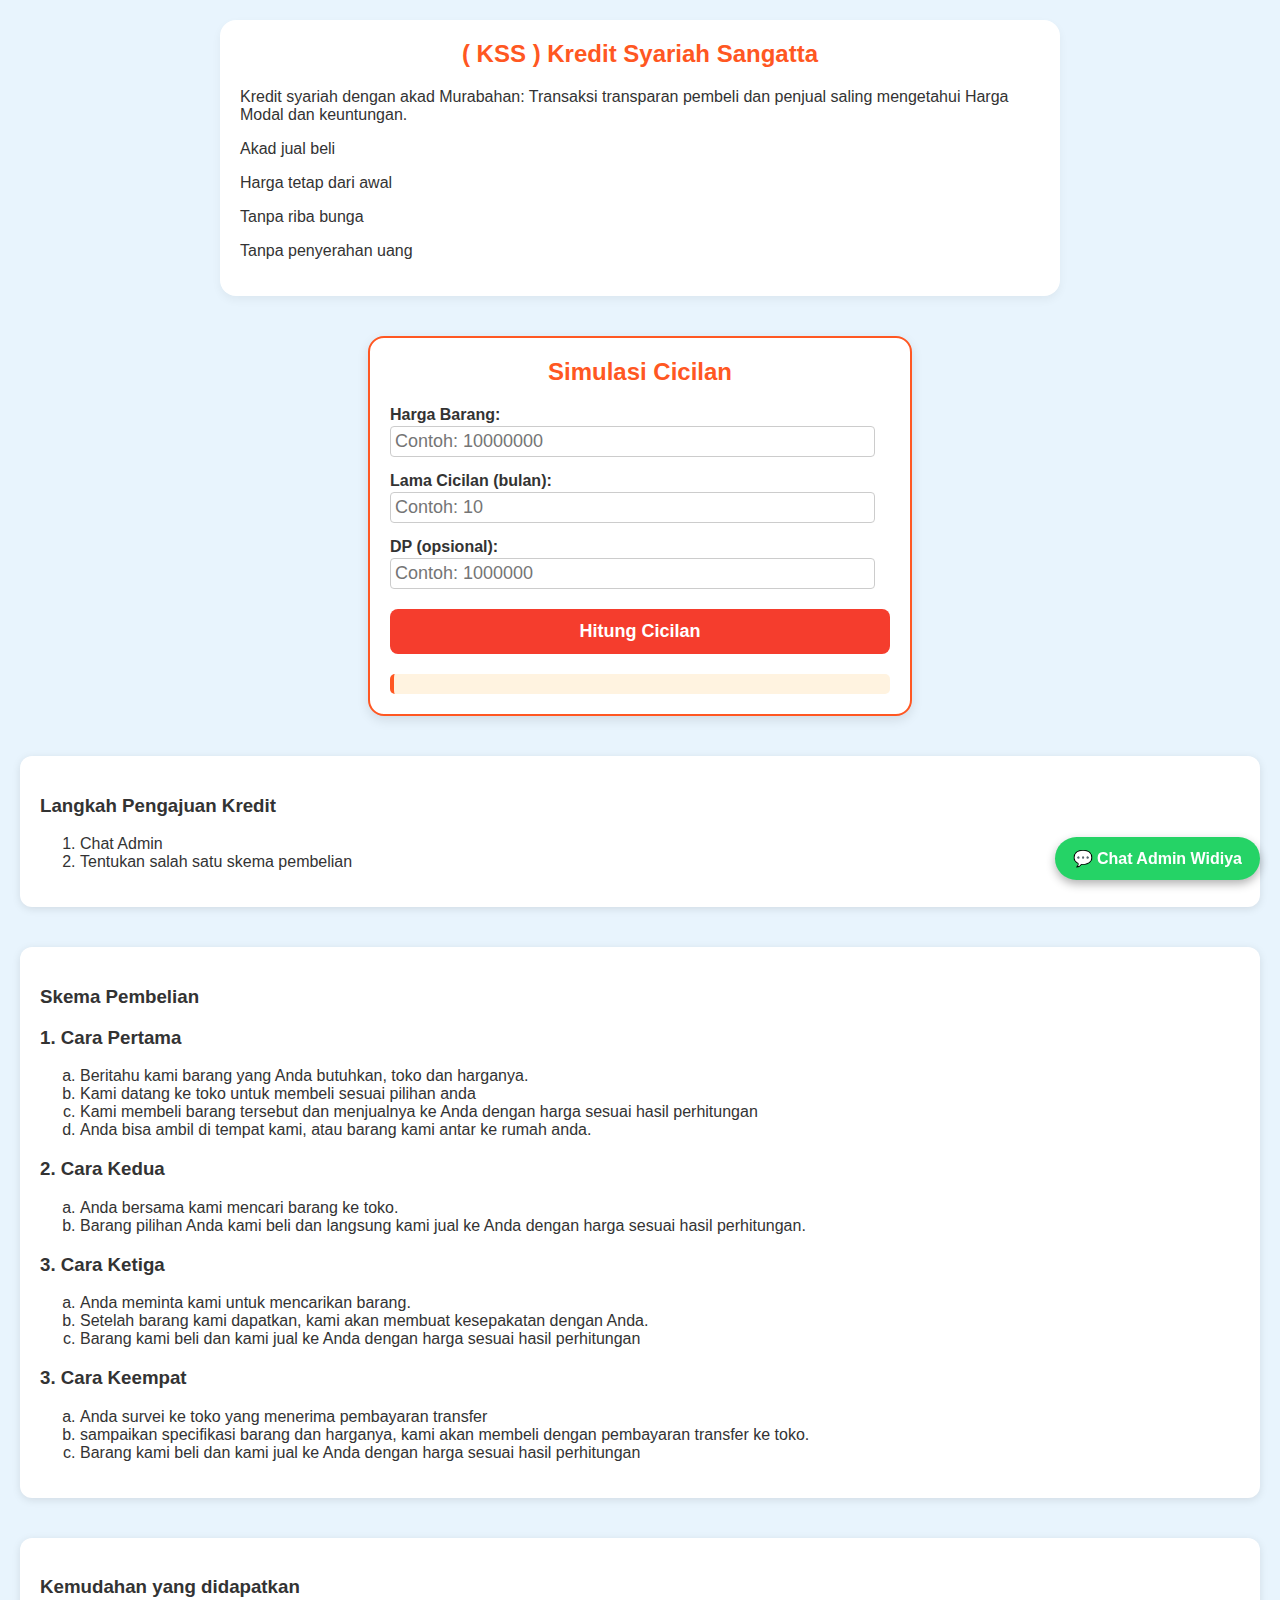
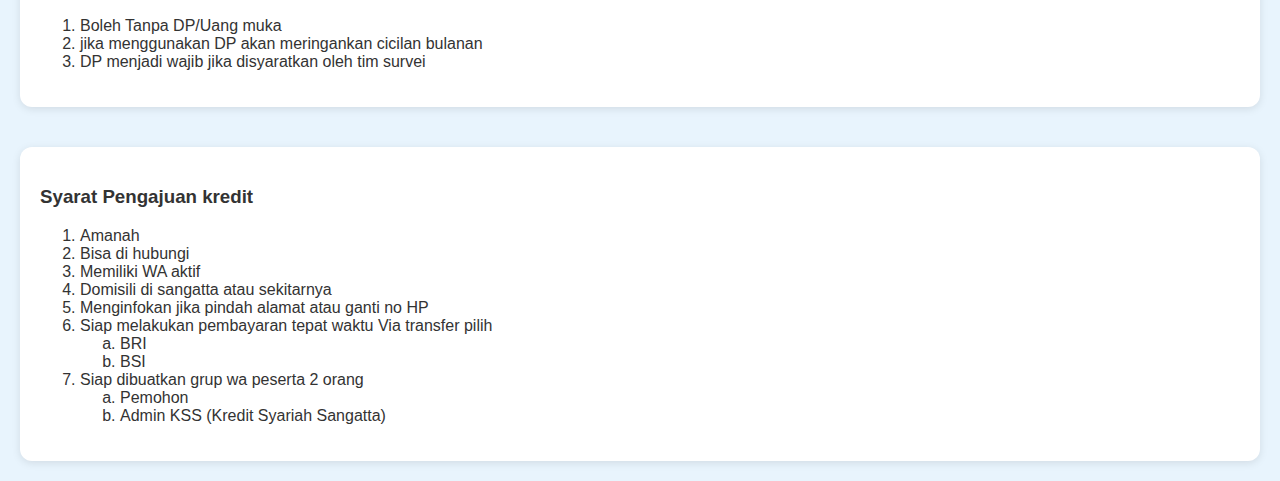
<file: index.html>
<!DOCTYPE html>
<html lang="id">
<head>
  <meta charset="UTF-8" />
  <meta name="viewport" content="width=device-width, initial-scale=1.0" />
  <meta http-equiv="X-UA-Compatible" content="IE=edge" />
  <meta name="description" content="Kredit Syariah di Sangatta dengan prinsip transparansi dan tanpa riba" />
  <title>Kredit Syariah</title>
  <style>
    body {
      font-family: Arial, sans-serif;
      background: #e8f4fd;
      margin: 0;
      padding: 20px;
      color: #333;
    }

    h2 {
      text-align: center;
      margin-top: 0;
      font-size: 24px;
      color: #ff5722;
    }

    .form-container {
      max-width: 100%;
      height: 95vh;
      margin-bottom: 40px;
    }

    .container {
      max-width: 500px;
      margin: 0 auto 40px auto;
      background-color: #fff;
      padding: 20px;
      border: 2px solid #ff5722;
      border-radius: 16px;
      box-shadow: 0 4px 12px rgba(0,0,0,0.1);
    }

    label {
      display: block;
      margin-top: 15px;
      font-weight: bold;
    }

    input {
      font-size: 18px;
      width: 95%;
      padding: 4px;
      margin-top: 2px;
      border: 1px solid #ccc;
      border-radius: 4px;
    }

    button {
      margin-top: 20px;
      width: 100%;
      padding: 12px;
      background-color: #f53d2d;
      color: white;
      border: none;
      border-radius: 8px;
      font-size: 18px;
      font-weight: bold;
      cursor: pointer;
    }

    button:hover {
      background-color: #c73124;
    }

    #hasilCicilan {
      margin-top: 20px;
      padding: 10px;
      background-color: #fff3e0;
      border-left: 4px solid #ff5722;
      border-radius: 5px;
      font-size: 18px;
    }

    #wa-button {
      position: fixed;
      bottom: 20px;
      right: 20px;
      background-color: #25D366;
      color: white;
      padding: 12px 18px;
      border-radius: 50px;
      text-decoration: none;
      font-weight: bold;
      font-size: 16px;
      box-shadow: 0 4px 10px rgba(0,0,0,0.3);
      z-index: 9999;
    }

    #wa-button:hover {
      background-color: #1eb154;
    }

    .info-box {
      max-width: 800px;
      margin: 0 auto 40px auto;
      background: white;
      padding: 20px;
      border-radius: 16px;
      box-shadow: 0 4px 10px rgba(0,0,0,0.05);
    }

    .steps {
      background: #fff;
      padding: 20px;
      margin-top: 40px;
      border-radius: 12px;
      box-shadow: 0 2px 8px rgba(0,0,0,0.1);
    }
  </style>
</head>
<body>

  <a 
    id="wa-button"
    href="https://wa.me/6282352680715?text=Assalamualaikum%0ASaya%0ANama%20%3A%20%0Abisakah%20saya%20mendapatkan%20info%20selengkapnya%20tentang%20kredit..%0AAjkro" 
    target="_blank">
    💬 Chat Admin Widiya
  </a>

  <div class="info-box">
    <h2>( KSS ) Kredit Syariah Sangatta</h2>
    <p>Kredit syariah dengan akad Murabahan: Transaksi transparan pembeli dan penjual saling mengetahui Harga Modal dan keuntungan.</p>
    <p>Akad jual beli</p>
    <p>Harga tetap dari awal</p>
    <p>Tanpa riba bunga</p>
    <p>Tanpa penyerahan uang</p>
  </div>

  <div class="container">
    <h2>Simulasi Cicilan</h2>

    <label for="hargaBarang">Harga Barang:</label>
    <input type="number" id="hargaBarang" placeholder="Contoh: 10000000">

    <label for="lamaCicilan">Lama Cicilan (bulan):</label>
    <input type="number" id="lamaCicilan" placeholder="Contoh: 10">

    <label for="dp">DP (opsional):</label>
    <input type="number" id="dp" placeholder="Contoh: 1000000">

    <button onclick="hitungCicilan()">Hitung Cicilan</button>

    <div id="hasilCicilan"></div>
  </div>


<div style="background: #fff; padding: 20px; margin-top: 40px; border-radius: 12px; box-shadow: 0 2px 8px rgba(0,0,0,0.1);">
  <h3>Langkah Pengajuan Kredit</h3>
  <ol>
    <li>Chat Admin</li>
    <li>Tentukan salah satu skema pembelian</li>
  </ol>
</div>


<div style="background: #fff; padding: 20px; margin-top: 40px; border-radius: 12px; box-shadow: 0 2px 8px rgba(0,0,0,0.1);">
  <h3>Skema Pembelian</h3>

    <h3>1. Cara Pertama</h3>
    <ol type="a">
      <li>Beritahu kami barang yang Anda butuhkan, toko dan harganya.</li>
      <li>Kami datang ke toko untuk membeli sesuai pilihan anda</li>
      <li>Kami membeli barang tersebut dan menjualnya ke Anda dengan harga sesuai hasil perhitungan</li>
      <li>Anda bisa ambil di tempat kami, atau barang kami antar ke rumah anda.</li>
    </ol>

    <h3>2. Cara Kedua</h3>
    <ol type="a">
      <li>Anda bersama kami mencari barang ke toko.</li>
      <li>Barang pilihan Anda kami beli dan langsung kami jual ke Anda dengan harga sesuai hasil perhitungan.</li>
    </ol>

    <h3>3. Cara Ketiga</h3>
    <ol type="a">
      <li>Anda meminta kami untuk mencarikan barang.</li>
      <li>Setelah barang kami dapatkan, kami akan membuat kesepakatan dengan Anda.</li>
      <li>Barang kami beli dan kami jual ke Anda dengan harga sesuai hasil perhitungan</li>
    </ol>
    <h3>3. Cara Keempat</h3>
    <ol type="a">
      <li>Anda survei ke toko yang menerima pembayaran transfer</li>
      <li>sampaikan specifikasi barang dan harganya, kami akan membeli dengan pembayaran transfer ke toko.</li>
      <li>Barang kami beli dan kami jual ke Anda dengan harga sesuai hasil perhitungan</li>
    </ol>
  
  </div>

  <div class="steps">
    <h3>Kemudahan yang didapatkan</h3>
    <ol>
      <li>Boleh Tanpa DP/Uang muka</li>
      <li>jika menggunakan DP akan meringankan cicilan bulanan</li>
      <li>DP menjadi wajib jika disyaratkan oleh tim survei</li>
    </ol>
 </div>
 <div class="steps">
    <h3>Syarat Pengajuan kredit</h3>
    <ol>
      <li>Amanah</li>
      <li>Bisa di hubungi</li>
      <li>Memiliki WA aktif</li>
      <li>Domisili di sangatta atau sekitarnya</li>
      <li>Menginfokan jika pindah alamat atau ganti no HP</li>
      <li>Siap melakukan pembayaran tepat waktu Via transfer pilih</li>
      <ol type="a">
        <li>BRI</li>
        <li>BSI</li>
      </ol>
      <li>Siap dibuatkan grup wa peserta 2 orang</li>
      <ol type="a">
        <li>Pemohon</li>
        <li>Admin KSS (Kredit Syariah Sangatta)</li>
      </ol>
    </ol>
  </div>

  <script>
    function pembulatanRibuan(nilai) {
      return Math.floor(nilai / 1000) * 1000;
    }

    function hitungCicilan() {
      const harga = parseFloat(document.getElementById('hargaBarang').value);
      const lama = parseInt(document.getElementById('lamaCicilan').value);
      const dp = parseFloat(document.getElementById('dp').value) || 0;
      const hasil = document.getElementById('hasilCicilan');

      if (isNaN(harga) || isNaN(lama)) {
        hasil.innerHTML = "Harap isi Harga dan Lama Cicilan.";
        return;
      }

      if (lama > 12) {
        hasil.innerHTML = "<b>Maaf, maksimal cicilan 12 bulan.</b>";
        return;
      }

      let faktor = (lama <= 5) ? 1.10 : 1 + (lama * 0.02);
      const hargaSetelahDP = harga - dp;
      const hargaJualSementara = hargaSetelahDP * faktor;
      const cicilanAwal = hargaJualSementara / lama;
      const cicilanFinal = pembulatanRibuan(cicilanAwal);
      const hargaJualFinal = cicilanFinal * lama;

      const tanggalSekarang = new Date();
      tanggalSekarang.setMonth(tanggalSekarang.getMonth() + lama);
      const opsiTanggal = { month: 'long', year: 'numeric' };
      const batasAkhir = tanggalSekarang.toLocaleDateString('id-ID', opsiTanggal);

      hasil.innerHTML = `
        <p><b>Harga Jual:</b> Rp ${hargaJualFinal.toLocaleString('id-ID')}</p>
        <p><b>Cicilan Bulanan:</b> Rp ${cicilanFinal.toLocaleString('id-ID')}</p>
        <p><b>Batas Akhir Cicilan:</b> ${batasAkhir}</p>
      `;
    }

 
  </script>
</body>
</html>
</file>
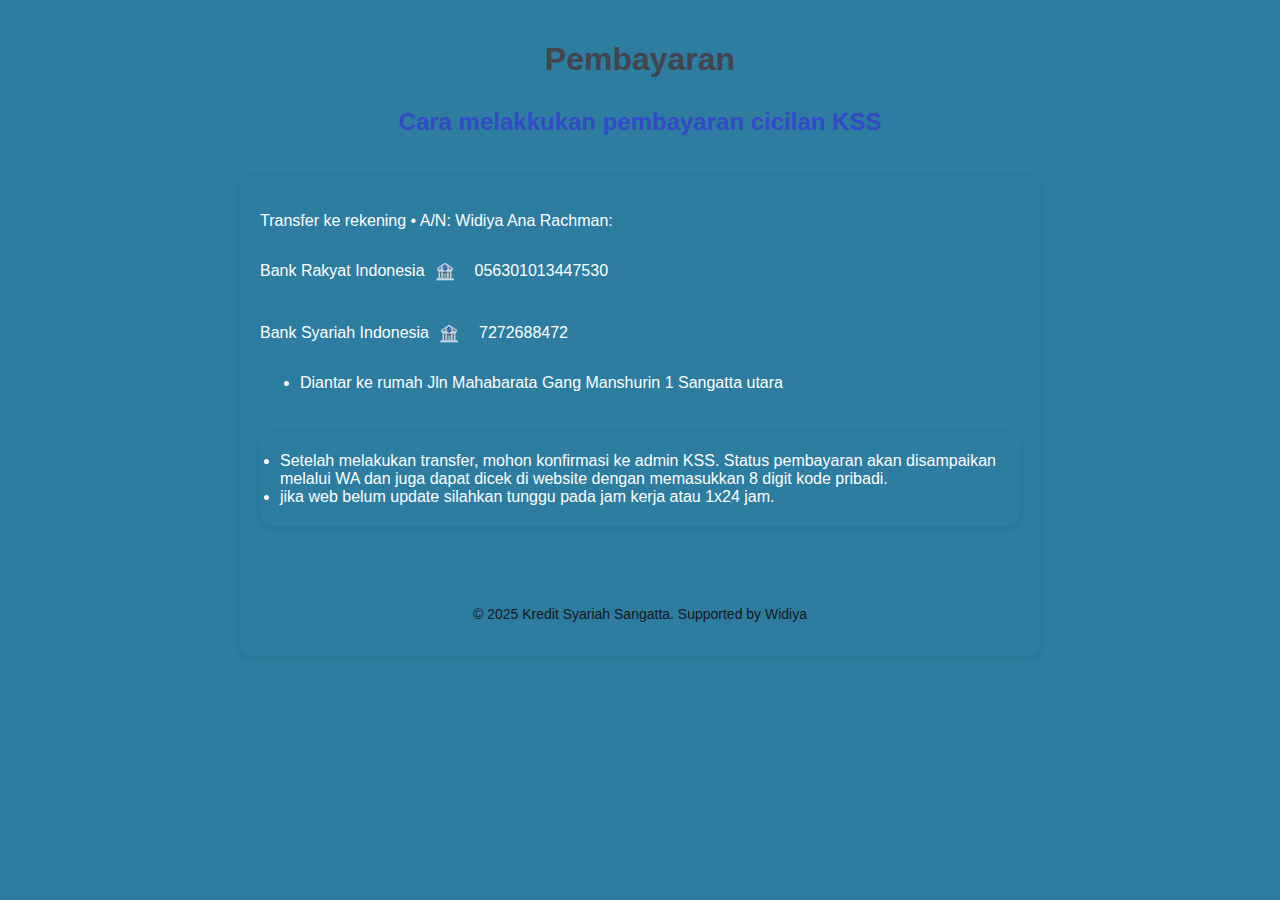
<file: bayar.html>
<!DOCTYPE html>
<html lang="id">
  <head>
    <meta charset="UTF-8" />
    <meta name="viewport" content="width=device-width, initial-scale=1.0" />
    <title>Pembayaran - Kredit Syariah Sangatta</title>
    <style>
      body {
        font-family: "Segoe UI", Tahoma, sans-serif;
        background: #2c7da0;
        padding: 20px;
        max-width: 800px;
        margin: auto;
        padding-bottom: 140px; /* sesuaikan tinggi tombol floating */
      }

      h1 {
        text-align: center;
        color: #43444d;
        margin-bottom: 30px;
      }
      h2 {
        text-align: center;
        color: #344ac7;
        margin-bottom: 30px;
      }
      .info-box,
      .container,
      .steps {
        background: #2c7da0;
        padding: 20px;
        color: #fff;
        font-size: 16px;
        border-radius: 12px;
        box-shadow: 0 2px 8px rgba(0, 0, 0, 0.1);
        margin-bottom: 25px;
        margin-top: 40px;
      }

      footer {
        margin-top: 80px;
        text-align: center;
        font-size: 14px;
        color: #181515;
      }
      .item {
        display: flex;
        align-items: center;
        gap: 10px;
        margin: 12px 0;
      }
      .value {
        background: #2c7da0;
        padding: 6px 10px;
        border-radius: 6px;
        user-select: all;
      }
      button.copy {
        padding: 6px 10px;
        border-radius: 6px;
        cursor: pointer;
      }
    </style>
  </head>
  <body>
    <h1>Pembayaran</h1>
    <h2>Cara melakkukan pembayaran cicilan KSS</h2>
    <div class="steps">
      <p>Transfer ke rekening • A/N: Widiya Ana Rachman:</p>
      <div class="item"><p>Bank Rakyat Indonesia</p> 
        <span>🏦</span>
        <span class="value"
          <strong>056301013447530</strong></span
          >
      </div>
      <div class="item"><p>Bank Syariah Indonesia</p>
      <span>🏦</span>
      <span class="value"
        <strong>7272688472</strong></span
      >
      </div>
    <ul>
      <li>Diantar ke rumah Jln Mahabarata Gang Manshurin 1 Sangatta utara</li>
    </ul>
    <div class="steps">
      <li>
        Setelah melakukan transfer, mohon konfirmasi ke admin KSS. Status
        pembayaran akan disampaikan melalui WA dan juga dapat dicek di website
        dengan memasukkan 8 digit kode pribadi.
      </li>
      <li>
        jika web belum update silahkan tunggu pada jam kerja atau 1x24 jam.
      </li>
    </div>

    <footer>
      <p>© 2025 Kredit Syariah Sangatta. Supported by Widiya</p>
    </footer>
   
  </body>
</html>
</file>
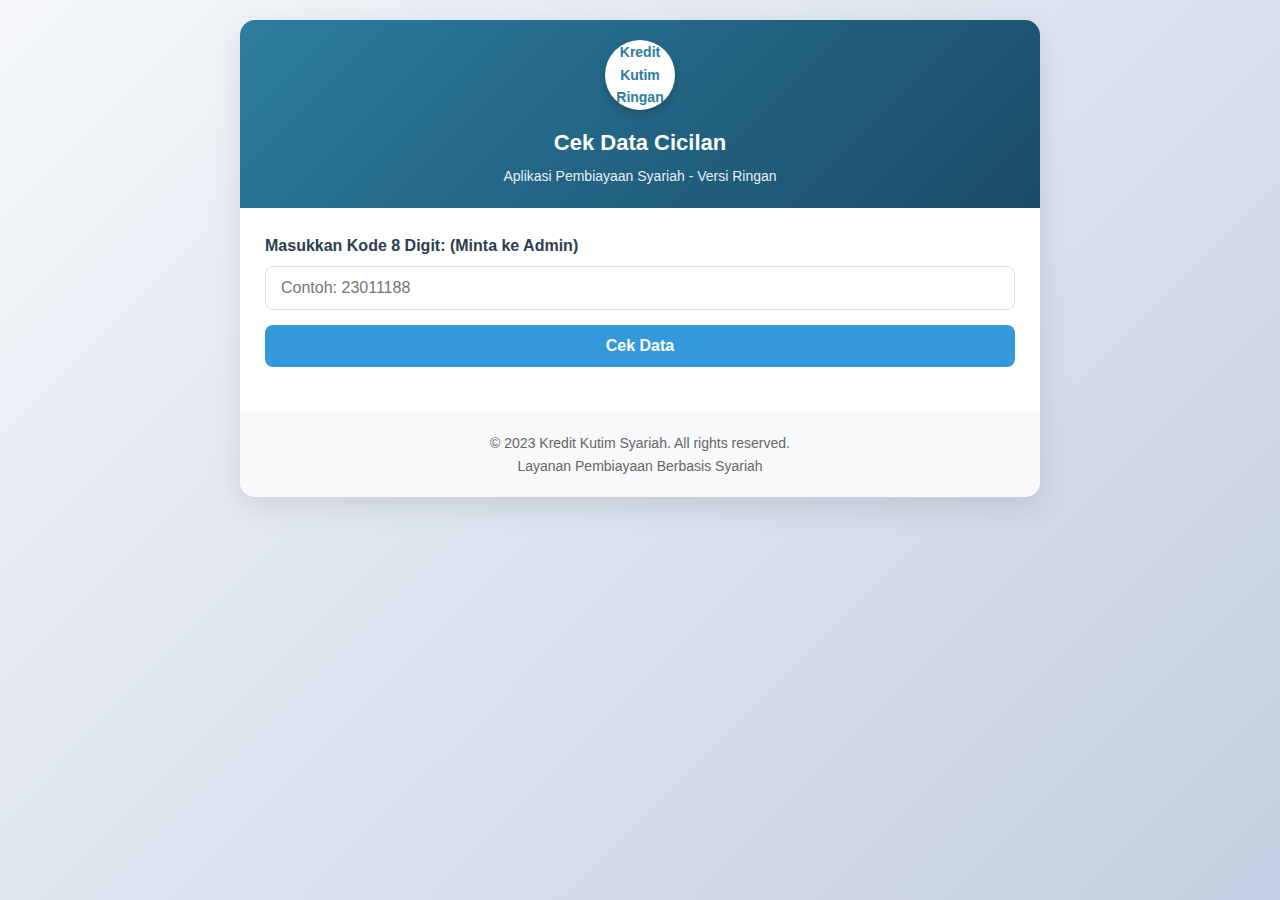
<file: data.html>
<!DOCTYPE html>
<html lang="id">
<head>
  <meta charset="UTF-8">
  <meta name="viewport" content="width=device-width, initial-scale=1.0">
  <!-- Manifest -->
  <link rel="manifest" href="manifest.json">
  
  <!-- iOS support -->
  <link rel="apple-touch-icon" href="icon-192x192.png">
  <meta name="apple-mobile-web-app-status-bar" content="#2c7da0">
  <meta name="theme-color" content="#2c7da0">
  <meta name="apple-mobile-web-app-capable" content="yes">
  <meta name="apple-mobile-web-app-title" content="Kredit Kutim">
  
  <!-- Android theme color -->
  <meta name="theme-color" content="#2c7da0">
  
  <title>Cek Data Cicilan - Kredit Kutim Ringan</title>
  <style>
    * {
      box-sizing: border-box;
      margin: 0;
      padding: 0;
      font-family: 'Segoe UI', Tahoma, Geneva, Verdana, sans-serif;
    }
    
    body {
      background: linear-gradient(135deg, #f5f7fa 0%, #c3cfe2 100%);
      color: #333;
      line-height: 1.6;
      padding: 20px;
      min-height: 100vh;
    }
    
    .container {
      max-width: 800px;
      margin: 0 auto;
      background: white;
      border-radius: 15px;
      box-shadow: 0 10px 30px rgba(0, 0, 0, 0.1);
      overflow: hidden;
    }
    
    header {
      background: linear-gradient(135deg, #2c7da0 0%, #1a4c68 100%);
      color: white;
      padding: 20px;
      text-align: center;
      position: relative;
    }
    
    .logo-container {
      display: flex;
      justify-content: center;
      align-items: center;
      margin-bottom: 15px;
    }
    
    .logo {
      width: 70px;
      height: 70px;
      background: white;
      border-radius: 50%;
      display: flex;
      justify-content: center;
      align-items: center;
      font-weight: bold;
      font-size: 14px;
      color: #2c7da0;
      text-align: center;
      padding: 5px;
      box-shadow: 0 4px 10px rgba(0, 0, 0, 0.2);
    }
    
    h1 {
      font-size: 22px;
      margin-bottom: 5px;
    }
    
    .tagline {
      font-size: 14px;
      opacity: 0.9;
    }
    
    .install-button {
      position: absolute;
      top: 15px;
      right: 15px;
      background: rgba(255, 255, 255, 0.2);
      border: 1px solid rgba(255, 255, 255, 0.3);
      color: white;
      padding: 6px 12px;
      border-radius: 20px;
      font-size: 12px;
      cursor: pointer;
      backdrop-filter: blur(5px);
      display: none;
    }
    
    .content {
      padding: 25px;
    }
    
    .form-group {
      margin-bottom: 20px;
    }
    
    label {
      display: block;
      margin-bottom: 8px;
      font-weight: bold;
      color: #2c3e50;
    }
    
    input {
      padding: 12px 15px;
      width: 100%;
      border: 1px solid #ddd;
      border-radius: 8px;
      font-size: 16px;
      margin-bottom: 15px;
    }
    
    button {
      background: #3498db;
      color: white;
      border: none;
      padding: 12px 20px;
      border-radius: 8px;
      cursor: pointer;
      font-size: 16px;
      font-weight: bold;
      width: 100%;
      transition: background 0.3s;
    }
    
    button:hover {
      background: #2980b9;
    }
    
    #loading {
      display: none;
      color: #27ae60;
      text-align: center;
      padding: 15px;
      font-weight: bold;
    }
    
    #error {
      color: #e74c3c;
      display: none;
      background: #ffecec;
      padding: 12px;
      border-radius: 8px;
      margin: 15px 0;
      text-align: center;
    }
    
    .data-container {
      margin-top: 30px;
      border-top: 1px solid #eee;
      padding-top: 20px;
    }
    
    .data-section {
      margin-bottom: 25px;
    }
    
    .data-section h2 {
      color: #2c7da0;
      margin-bottom: 15px;
      padding-bottom: 8px;
      border-bottom: 2px solid #e6e6e6;
    }
    
    .cicilan-item {
      padding: 15px;
      border-bottom: 1px solid #eee;
      background: #f9f9f9;
      border-radius: 8px;
      margin-bottom: 10px;
    }
    
    .status-lunas {
      color: green;
      font-weight: bold;
    }
    
    .status-belum {
      color: red;
      font-weight: bold;
    }
    
    footer {
      text-align: center;
      padding: 20px;
      background: #f8f9fa;
      color: #666;
      font-size: 14px;
    }
    
    @media (max-width: 600px) {
      header {
        padding: 15px;
      }
      
      h1 {
        font-size: 20px;
      }
      
      .install-button {
        position: relative;
        top: 0;
        right: 0;
        margin: 10px auto;
        display: block;
        width: 180px;
      }
      
      .content {
        padding: 15px;
      }
    }
  </style>
</head>
  
<body>
  <div class="container">
    <header>
      <div class="logo-container">
        <div class="logo">Kredit Kutim Ringan</div>
      </div>
      <h1>Cek Data Cicilan</h1>
      <p class="tagline">Aplikasi Pembiayaan Syariah - Versi Ringan</p>
      <button class="install-button" id="installButton">Install Aplikasi</button>
    </header>
    
    <div class="content">
      <div class="form-group">
        <label for="kode">Masukkan Kode 8 Digit: (Minta ke Admin)</label>
        <input type="text" id="kode" placeholder="Contoh: 23011188" maxlength="8">
        <button onclick="cekData()">Cek Data</button>
      </div>
      
      <div id="loading">Memeriksa data, harap tunggu...</div>
      <div id="error"></div>
      
      <div id="hasil" class="data-container" style="display:none;">
        <div class="data-section">
          <h2>Detail Konsumen</h2>
          <div id="detailKonsumen"></div>
        </div>
        
        <div class="data-section">
          <h2>Riwayat Pembayaran</h2>
          <div id="riwayatCicilan"></div>
        </div>
      </div>
    </div>
    </body>
    <footer>
      <p>© 2023 Kredit Kutim Syariah. All rights reserved.</p>
      <p>Layanan Pembiayaan Berbasis Syariah</p>
    </footer>
  </div>

  <script>
    async function cekData() {
      const kode = document.getElementById("kode").value.trim();
      const errorDiv = document.getElementById("error");
      const loadingDiv = document.getElementById("loading");
      const hasilDiv = document.getElementById("hasil");
      
      errorDiv.style.display = "none";
      hasilDiv.style.display = "none";
      loadingDiv.style.display = "block";
      
      if (!/^[A-Za-z0-9]{8}$/.test(kode)) {
        showError("Format kode harus 8 karakter huruf/angka");
        loadingDiv.style.display = "none";
        return;
      }

      try {
        const url = `https://script.google.com/macros/s/AKfycbz5VJRylw-dvset6w_JhzVkgUZ1zW5viLtJTKDS7hPSgHuRDBu3vYxqBEHu4cqebfxu/exec?kode=${kode}`;
        const response = await fetch(url);

        if (!response.ok) {
          throw new Error("Gagal mengambil data");
        }

        const data = await response.json();
        
        if (data.error) {
          throw new Error(data.error);
        }

        tampilkanData(data.data);

      } catch (error) {
        showError(error.message);
      } finally {
        loadingDiv.style.display = "none";
      }
    }

    function showError(message) {
      const errorDiv = document.getElementById("error");
      errorDiv.textContent = message;
      errorDiv.style.display = "block";
    }

    function tampilkanData(data) {
      const formatRupiah = (angka) => {
        return new Intl.NumberFormat('id-ID', {
          style: 'currency',
          currency: 'IDR',
          minimumFractionDigits: 0
        }).format(angka);
      };

      function cekStatus(harga, totalBayar) {
        const hargaNum = Number(harga);
        const totalBayarNum = Number(totalBayar);
      
        if (totalBayarNum >= hargaNum) {
          return '<span class="status-lunas">LUNAS</span>';
        } else {
          return '<span class="status-belum">BELUM LUNAS</span>';
        }
      }
      
      const toNumber = (val) => {
        if (!val) return 0;
        return Number(val.toString().replace(/[^0-9]/g, ""));
      };

      const harga = toNumber(data.harga);
      const cicilanPerBulan = toNumber(data.cicilanPerBulan);
      const totalBayar = toNumber(data.totalBayar);
      const sisaBayar = harga - totalBayar;

      document.getElementById("detailKonsumen").innerHTML = `
        <p><strong>Kode:</strong> ${data.kode || '-'}</p>
        <p><strong>Nama:</strong> ${data.nama || '-'}</p>
        <p><strong>Barang:</strong> ${data.barang || '-'}</p>
        <p><strong>Harga:</strong> ${harga ? formatRupiah(harga) : '-'}</p>
        <p><strong>Cicilan per Bulan:</strong> ${cicilanPerBulan ? formatRupiah(cicilanPerBulan) : '-'}</p>
        <p><strong>Lama Cicilan:</strong> ${data.lamaBulan || '-'} bulan</p>
        <p><strong>Cicilan Terakhir:</strong> ${hitungCicilanTerakhirBulan(data.tanggalMulai, data.lamaBulan)}</p>
        <p><strong>Status:</strong> ${cekStatus(harga, totalBayar)}</p>
        <p><strong>Total Dibayar:</strong> ${totalBayar ? formatRupiah(totalBayar) : '-'}</p>
        <p><strong>Sisa Pembayaran:</strong> ${sisaBayar ? formatRupiah(sisaBayar) : '-'}</p>
      `;
      
      function hitungCicilanTerakhir
  </script>
</file>
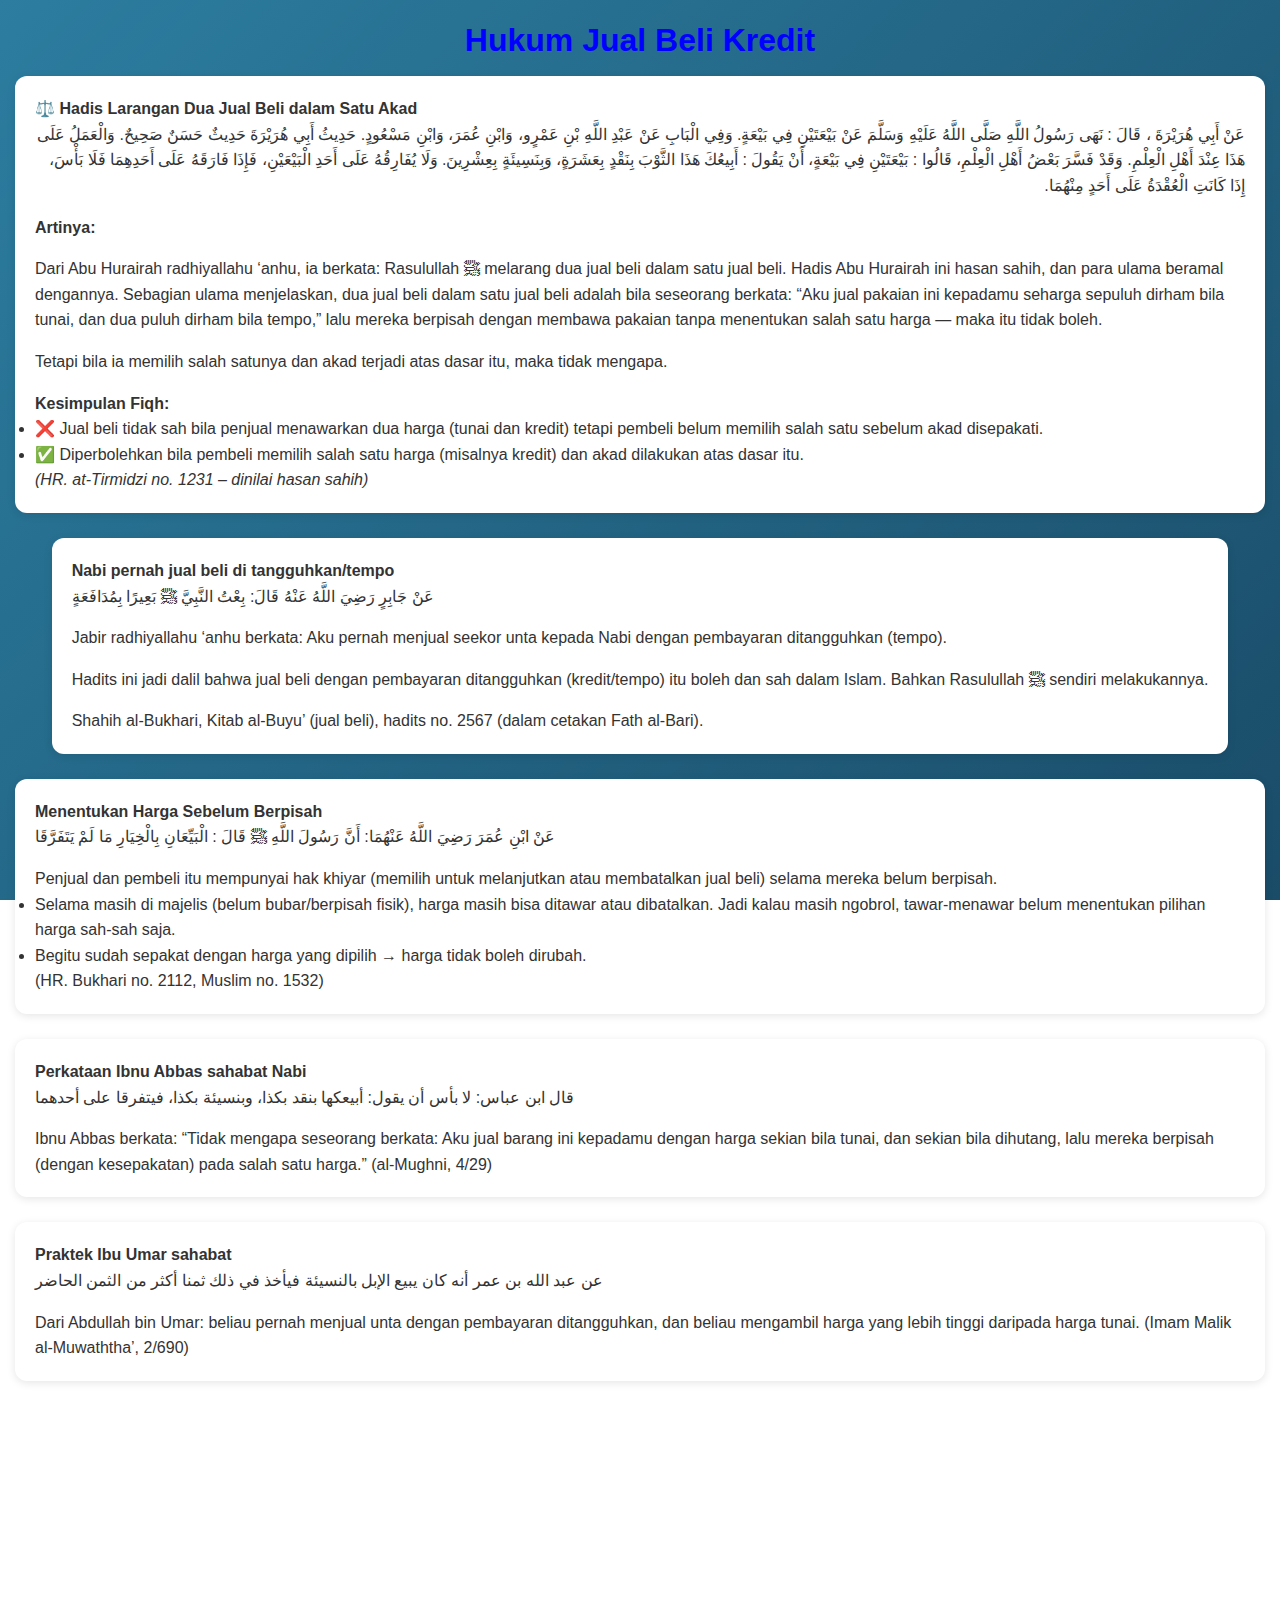
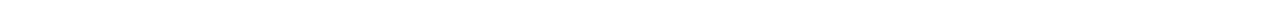
<file: hukum.html>
<!DOCTYPE html>
<html lang="id">
  <head>
    <meta charset="UTF-8" />
    <meta name="viewport" content="width=device-width, initial-scale=1.0" />
    <title>Hukum - Kredit Syariah Sangatta</title>
    <link rel="stylesheet" href="style.css?v=2.4" />
    <style>
      p + p {
        margin-top: 1em; /* beri jarak hanya sebelum paragraf setelah paragraf lain */
      }
    </style>
  </head>
  <body>
    <h1>Hukum Jual Beli Kredit</h1>

    <div class="steps">
      <section id="hadis-baiatain">
        <strong>⚖️ Hadis Larangan Dua Jual Beli dalam Satu Akad</strong>
        <p class="arabic" dir="rtl" lang="ar">
          عَنْ أَبِي هُرَيْرَةَ ، قَالَ : نَهَى رَسُولُ اللَّهِ صَلَّى اللَّهُ
          عَلَيْهِ وَسَلَّمَ عَنْ بَيْعَتَيْنِ فِي بَيْعَةٍ. وَفِي الْبَابِ عَنْ
          عَبْدِ اللَّهِ بْنِ عَمْرٍو، وَابْنِ عُمَرَ، وَابْنِ مَسْعُودٍ.
          حَدِيثُ أَبِي هُرَيْرَةَ حَدِيثٌ حَسَنٌ صَحِيحٌ. وَالْعَمَلُ عَلَى
          هَذَا عِنْدَ أَهْلِ الْعِلْمِ. وَقَدْ فَسَّرَ بَعْضُ أَهْلِ الْعِلْمِ،
          قَالُوا : بَيْعَتَيْنِ فِي بَيْعَةٍ، أَنْ يَقُولَ : أَبِيعُكَ هَذَا
          الثَّوْبَ بِنَقْدٍ بِعَشَرَةٍ، وَبِنَسِيئَةٍ بِعِشْرِينَ. وَلَا
          يُفَارِقُهُ عَلَى أَحَدِ الْبَيْعَيْنِ، فَإِذَا فَارَقَهُ عَلَى
          أَحَدِهِمَا فَلَا بَأْسَ، إِذَا كَانَتِ الْعُقْدَةُ عَلَى أَحَدٍ
          مِنْهُمَا.
        </p>

        <p><strong>Artinya:</strong></p>
        <p>
          Dari Abu Hurairah radhiyallahu ‘anhu, ia berkata: Rasulullah ﷺ
          melarang dua jual beli dalam satu jual beli. Hadis Abu Hurairah ini
          hasan sahih, dan para ulama beramal dengannya. Sebagian ulama
          menjelaskan, dua jual beli dalam satu jual beli adalah bila seseorang
          berkata: “Aku jual pakaian ini kepadamu seharga sepuluh dirham bila
          tunai, dan dua puluh dirham bila tempo,” lalu mereka berpisah dengan
          membawa pakaian tanpa menentukan salah satu harga — maka itu tidak
          boleh.
        </p>
        <p>
          Tetapi bila ia memilih salah satunya dan akad terjadi atas dasar itu,
          maka tidak mengapa.
        </p>

        <p><strong>Kesimpulan Fiqh:</strong></p>
        <ul>
          <li>
            ❌ Jual beli tidak sah bila penjual menawarkan dua harga (tunai dan
            kredit) tetapi pembeli belum memilih salah satu sebelum akad
            disepakati.
          </li>
          <li>
            ✅ Diperbolehkan bila pembeli memilih salah satu harga (misalnya
            kredit) dan akad dilakukan atas dasar itu.
          </li>
        </ul>

        <p><em>(HR. at-Tirmidzi no. 1231 – dinilai hasan sahih)</em></p>
      </section>
    </div>

    <div class="steps">
      <strong>Nabi pernah jual beli di tangguhkan/tempo</strong>
      <p>
        عَنْ جَابِرٍ رَضِيَ اللَّهُ عَنْهُ قَالَ: بِعْتُ النَّبِيَّ ﷺ بَعِيرًا
        بِمُدَافَعَةٍ
      </p>
      <p></p>
      <p>
        Jabir radhiyallahu ‘anhu berkata: Aku pernah menjual seekor unta kepada
        Nabi dengan pembayaran ditangguhkan (tempo).
      </p>
      <p>
        Hadits ini jadi dalil bahwa jual beli dengan pembayaran ditangguhkan
        (kredit/tempo) itu boleh dan sah dalam Islam. Bahkan Rasulullah ﷺ
        sendiri melakukannya.
      </p>
      <p>
        Shahih al-Bukhari, Kitab al-Buyu’ (jual beli), hadits no. 2567 (dalam
        cetakan Fath al-Bari).
      </p>
    </div>
    <div class="steps">
      <strong>Menentukan Harga Sebelum Berpisah</strong>
      <p>
        عَنْ ابْنِ عُمَرَ رَضِيَ اللَّهُ عَنْهُمَا: أَنَّ رَسُولَ اللَّهِ ﷺ
        قَالَ : الْبَيِّعَانِ بِالْخِيَارِ مَا لَمْ يَتَفَرَّقَا
      </p>
      <p>
        Penjual dan pembeli itu mempunyai hak khiyar (memilih untuk melanjutkan
        atau membatalkan jual beli) selama mereka belum berpisah.
      </p>
      <li>
        Selama masih di majelis (belum bubar/berpisah fisik), harga masih bisa
        ditawar atau dibatalkan. Jadi kalau masih ngobrol, tawar-menawar belum
        menentukan pilihan harga sah-sah saja.
      </li>
      <li>
        Begitu sudah sepakat dengan harga yang dipilih → harga tidak boleh
        dirubah.
      </li>
      <p>(HR. Bukhari no. 2112, Muslim no. 1532)</p>
    </div>

    <div class="steps">
      <strong>Perkataan Ibnu Abbas sahabat Nabi</strong>
      <p>
        قال ابن عباس: لا بأس أن يقول: أبيعكها بنقد بكذا، وبنسيئة بكذا، فيتفرقا
        على أحدهما
      </p>
      <p>
        Ibnu Abbas berkata: “Tidak mengapa seseorang berkata: Aku jual barang
        ini kepadamu dengan harga sekian bila tunai, dan sekian bila dihutang,
        lalu mereka berpisah (dengan kesepakatan) pada salah satu harga.”
        (al-Mughni, 4/29)
      </p>
    </div>

    <div class="steps">
      <strong>Praktek Ibu Umar sahabat</strong>
      <p>
        عن عبد الله بن عمر أنه كان يبيع الإبل بالنسيئة فيأخذ في ذلك ثمنا أكثر من
        الثمن الحاضر
      </p>
      <p>
        Dari Abdullah bin Umar: beliau pernah menjual unta dengan pembayaran
        ditangguhkan, dan beliau mengambil harga yang lebih tinggi daripada
        harga tunai. (Imam Malik al-Muwaththa’, 2/690)
      </p>
    </div>

    <footer>
      <p>© 2025 Kredit Syariah Sangatta. Supported by Widiya</p>
    </footer>
  </body>
</html>
</file>
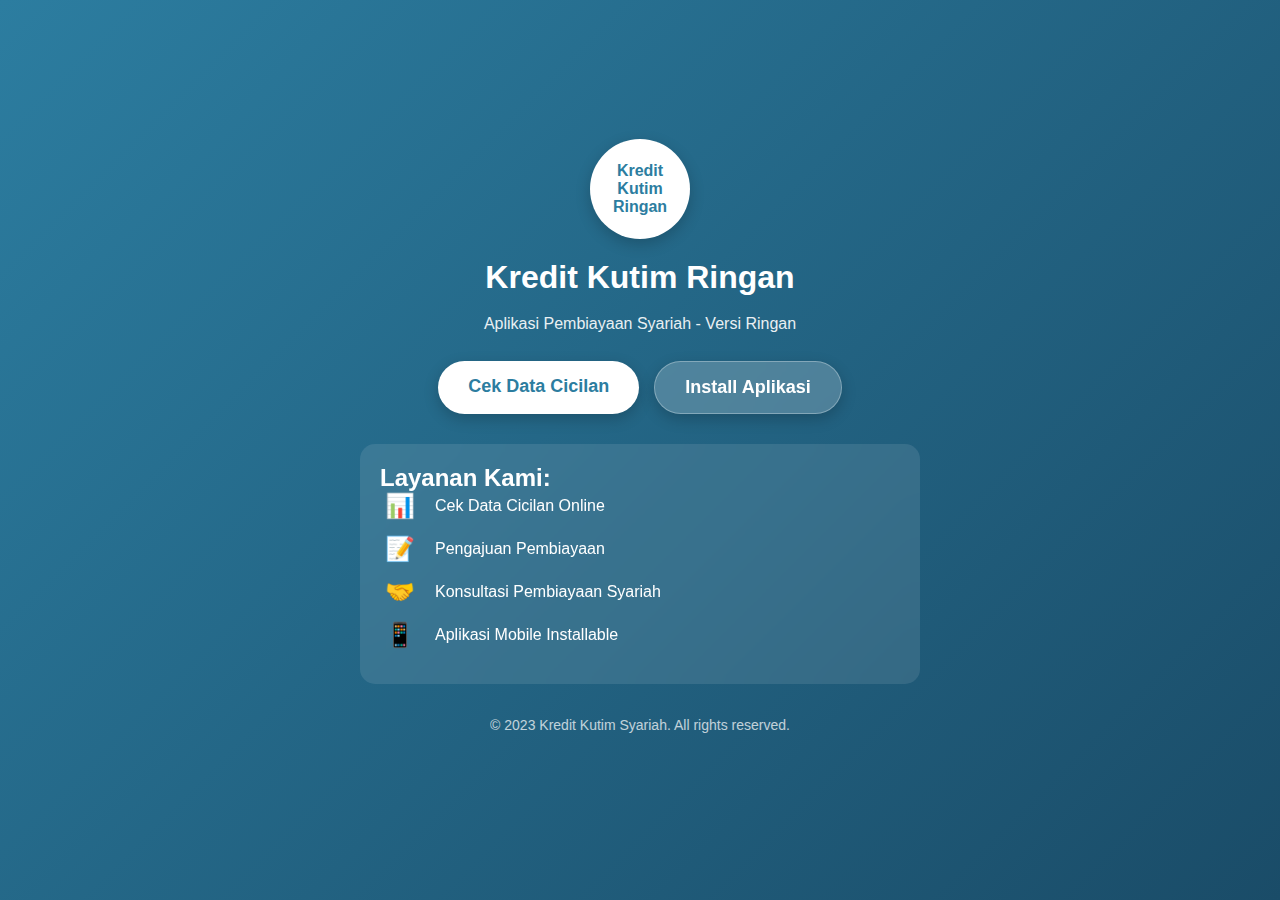
<file: install.html>
<!DOCTYPE html>
<html lang="id">
<head>
    <meta charset="UTF-8">
    <meta name="viewport" content="width=device-width, initial-scale=1.0">
    <title>Kredit Kutim Ringan</title>
    <style>
        * {
            margin: 0;
            padding: 0;
            box-sizing: border-box;
            font-family: 'Segoe UI', Tahoma, Geneva, Verdana, sans-serif;
        }
        
        body {
            background: linear-gradient(135deg, #2c7da0 0%, #1a4c68 100%);
            color: white;
            min-height: 100vh;
            display: flex;
            flex-direction: column;
            justify-content: center;
            align-items: center;
            padding: 20px;
            text-align: center;
        }
        
        .container {
            max-width: 100%;
            width: 100%;
            padding: 20px;
        }
        
        .logo {
            width: 100px;
            height: 100px;
            background: white;
            border-radius: 50%;
            display: flex;
            justify-content: center;
            align-items: center;
            margin: 0 auto 20px;
            font-weight: bold;
            font-size: 16px;
            color: #2c7da0;
            text-align: center;
            padding: 10px;
            box-shadow: 0 5px 15px rgba(0, 0, 0, 0.2);
        }
        
        h1 {
            font-size: 24px;
            margin-bottom: 15px;
        }
        
        p {
            margin-bottom: 25px;
            opacity: 0.9;
            line-height: 1.6;
        }
        
        .cta-buttons {
            display: flex;
            flex-direction: column;
            gap: 15px;
            margin: 25px 0;
        }
        
        .btn {
            background: white;
            color: #2c7da0;
            border: none;
            padding: 15px 30px;
            border-radius: 30px;
            font-size: 18px;
            font-weight: bold;
            cursor: pointer;
            text-decoration: none;
            box-shadow: 0 5px 15px rgba(0, 0, 0, 0.2);
            transition: transform 0.3s, box-shadow 0.3s;
        }
        
        .btn:hover {
            transform: translateY(-3px);
            box-shadow: 0 8px 20px rgba(0, 0, 0, 0.3);
        }
        
        .btn-secondary {
            background: rgba(255, 255, 255, 0.2);
            color: white;
            border: 1px solid rgba(255, 255, 255, 0.3);
            backdrop-filter: blur(10px);
        }
        
        .features {
            background: rgba(255, 255, 255, 0.1);
            border-radius: 15px;
            padding: 20px;
            margin: 30px 0;
            text-align: left;
            backdrop-filter: blur(10px);
        }
        
        .feature {
            display: flex;
            align-items: center;
            margin-bottom: 15px;
        }
        
        .feature-icon {
            font-size: 24px;
            margin-right: 15px;
            width: 40px;
            text-align: center;
        }
        
        footer {
            margin-top: 30px;
            font-size: 14px;
            opacity: 0.8;
        }
        
        @media (min-width: 768px) {
            .container {
                max-width: 600px;
            }
            
            h1 {
                font-size: 32px;
            }
            
            .cta-buttons {
                flex-direction: row;
                justify-content: center;
            }
        }
    </style>
</head>
<body>
    <div class="container">
        <div class="logo">Kredit Kutim Ringan</div>
        
        <h1>Kredit Kutim Ringan</h1>
        <p>Aplikasi Pembiayaan Syariah - Versi Ringan</p>
        
        <div class="cta-buttons">
            <a href="index.html" class="btn">Cek Data Cicilan</a>
            <a href="index.html" class="btn btn-secondary">Install Aplikasi</a>
        </div>
        
        <div class="features">
            <h2>Layanan Kami:</h2>
            <div class="feature">
                <div class="feature-icon">📊</div>
                <div>Cek Data Cicilan Online</div>
            </div>
            <div class="feature">
                <div class="feature-icon">📝</div>
                <div>Pengajuan Pembiayaan</div>
            </div>
            <div class="feature">
                <div class="feature-icon">🤝</div>
                <div>Konsultasi Pembiayaan Syariah</div>
            </div>
            <div class="feature">
                <div class="feature-icon">📱</div>
                <div>Aplikasi Mobile Installable</div>
            </div>
        </div>
        
        <footer>
            <p>© 2023 Kredit Kutim Syariah. All rights reserved.</p>
        </footer>
    </div>
</body>
</html>
</file>
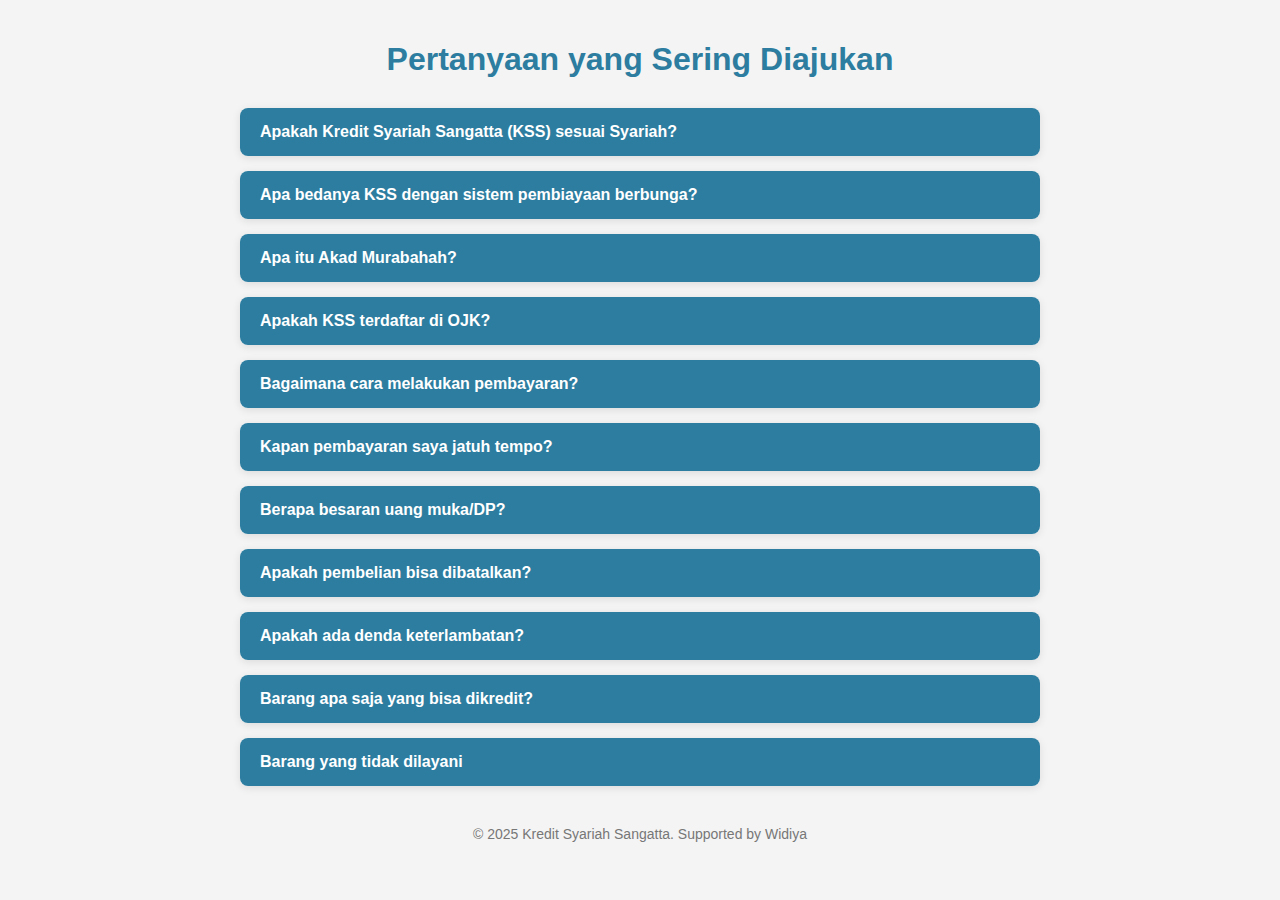
<file: pertanyaan.html>
<!DOCTYPE html>
<html lang="id">
<head>
  <meta charset="UTF-8" />
  <meta name="viewport" content="width=device-width, initial-scale=1.0" />
  <title>Pertanyaan Umum - Kredit Syariah Sangatta</title>
  <style>
    body {
      font-family: 'Segoe UI', Tahoma, sans-serif;
      background: #f4f4f4;
      padding: 20px;
      max-width: 800px;
      margin: auto;
    }

    h1 {
      text-align: center;
      color: #2c7da0;
      margin-bottom: 30px;
    }

    .accordion {
      background: white;
      border-radius: 8px;
      box-shadow: 0 2px 8px rgba(0,0,0,0.1);
      margin-bottom: 15px;
      overflow: hidden;
    }

    .accordion-header {
      padding: 15px 20px;
      cursor: pointer;
      font-weight: bold;
      background: #2c7da0;
      color: white;
    }

    .accordion-content {
      padding: 15px 20px;
      display: none;
      background: #fff;
      color: #333;
      border-top: 1px solid #eee;
    }

    .accordion.active .accordion-content {
      display: block;
    }

    footer {
      margin-top: 40px;
      text-align: center;
      font-size: 14px;
      color: #777;
    }
  </style>
</head>
<body>
  <h1>Pertanyaan yang Sering Diajukan</h1>

  <div class="accordion">
    <div class="accordion-header">Apakah Kredit Syariah Sangatta (KSS) sesuai Syariah?</div>
    <div class="accordion-content">
      <p>Kami mengacu kepada fatwa Dewan Syariah MUI tentang Murabahah.</p>
      <p>KSS tidak meminjamkan uang, melainkan membeli barang lalu menjualnya secara kredit dengan margin keuntungan.</p>
      <p>Akad yang digunakan:</p>
      <ul>
        <li><strong>Wa'ad</strong>: Janji beli berdasarkan permintaan pembeli</li>
        <li><strong>Murabahah</strong>: Kesepakatan harga, uang muka, dan cicilan</li>
      </ul>
    </div>
  </div>

  <div class="accordion">
    <div class="accordion-header">Apa bedanya KSS dengan sistem pembiayaan berbunga?</div>
    <div class="accordion-content">
      <ul>
        <li>Tidak berbasis bunga</li>
        <li>Tidak ada denda</li>
        <li>Persyaratan mudah</li>
      </ul>
    </div>
  </div>

  <div class="accordion">
    <div class="accordion-header">Apa itu Akad Murabahah?</div>
    <div class="accordion-content">
      <p>Murabahah adalah transaksi jual beli transparan, di mana penjual menyebutkan harga modal dan margin keuntungan.</p>
      <p>Fatwa DSN-MUI No. 04/DSN-MUI/IV/2000 menyatakan bahwa Murabahah adalah menjual barang dengan menyebutkan harga beli dan menambahkan laba yang disepakati.</p>
    </div>
  </div>

  <div class="accordion">
    <div class="accordion-header">Apakah KSS terdaftar di OJK?</div>
    <div class="accordion-content">
      <p>KSS adalah platform jual-beli barang secara kredit, bukan lembaga pembiayaan, sehingga tidak memerlukan izin OJK.</p>
    </div>
  </div>

  <div class="accordion">
    <div class="accordion-header">Bagaimana cara melakukan pembayaran?</div>
    <div class="accordion-content">
      <p>Transfer ke rekening atas nama Widiya Ana Rachman:</p>
      <ul>
        <li>Bank BRI – No. Rek: 131-</li>
        <li>Bank Syariah Indonesia – No. Rek: 199-</li>
      </ul>
    </div>
  </div>

  <div class="accordion">
    <div class="accordion-header">Kapan pembayaran saya jatuh tempo?</div>
    <div class="accordion-content">
      <p>Jatuh tempo akan diinformasikan melalui WhatsApp pembeli.</p>
    </div>
  </div>

  <div class="accordion">
    <div class="accordion-header">Berapa besaran uang muka/DP?</div>
    <div class="accordion-content">
      <p>Kami tidak mewajibkan uang muka. Jika ada, itu akan meringankan cicilan bulanan.</p>
    </div>
  </div>

  <div class="accordion">
    <div class="accordion-header">Apakah pembelian bisa dibatalkan?</div>
    <div class="accordion-content">
      <p>Barang yang sudah dibeli tidak bisa dibatalkan. Pastikan kebutuhan sebelum memesan.</p>
    </div>
  </div>

  <div class="accordion">
    <div class="accordion-header">Apakah ada denda keterlambatan?</div>
    <div class="accordion-content">
      <p>Tidak ada denda. Pembeli hanya membayar cicilan sesuai perhitungan yang disepakati.</p>
    </div>
  </div>

  <div class="accordion">
    <div class="accordion-header">Barang apa saja yang bisa dikredit?</div>
    <div class="accordion-content">
      <ul>
        <li>Barang di atas 1 juta</li>
        <li>Perabot rumah</li>
        <li>Elektronik</li>
        <li>Komputer/Laptop</li>
        <li>HP</li>
        <li>Dll</li>
      </ul>
    </div>
  </div>

  <div class="accordion">
    <div class="accordion-header">Barang yang tidak dilayani</div>
    <div class="accordion-content">
      <ul>
        <li>Perhiasan emas</li>
        <li>Pinjam uang</li>
      </ul>
    </div>
  </div>

  <footer>
    <p>© 2025 Kredit Syariah Sangatta. Supported by Widiya</p>
  </footer>

  <script>
    document.querySelectorAll('.accordion-header').forEach(header => {
      header.addEventListener('click', () => {
        const parent = header.parentElement;
        parent.classList.toggle('active');
      });
    });
  </script>
</body>
</html>
</file>
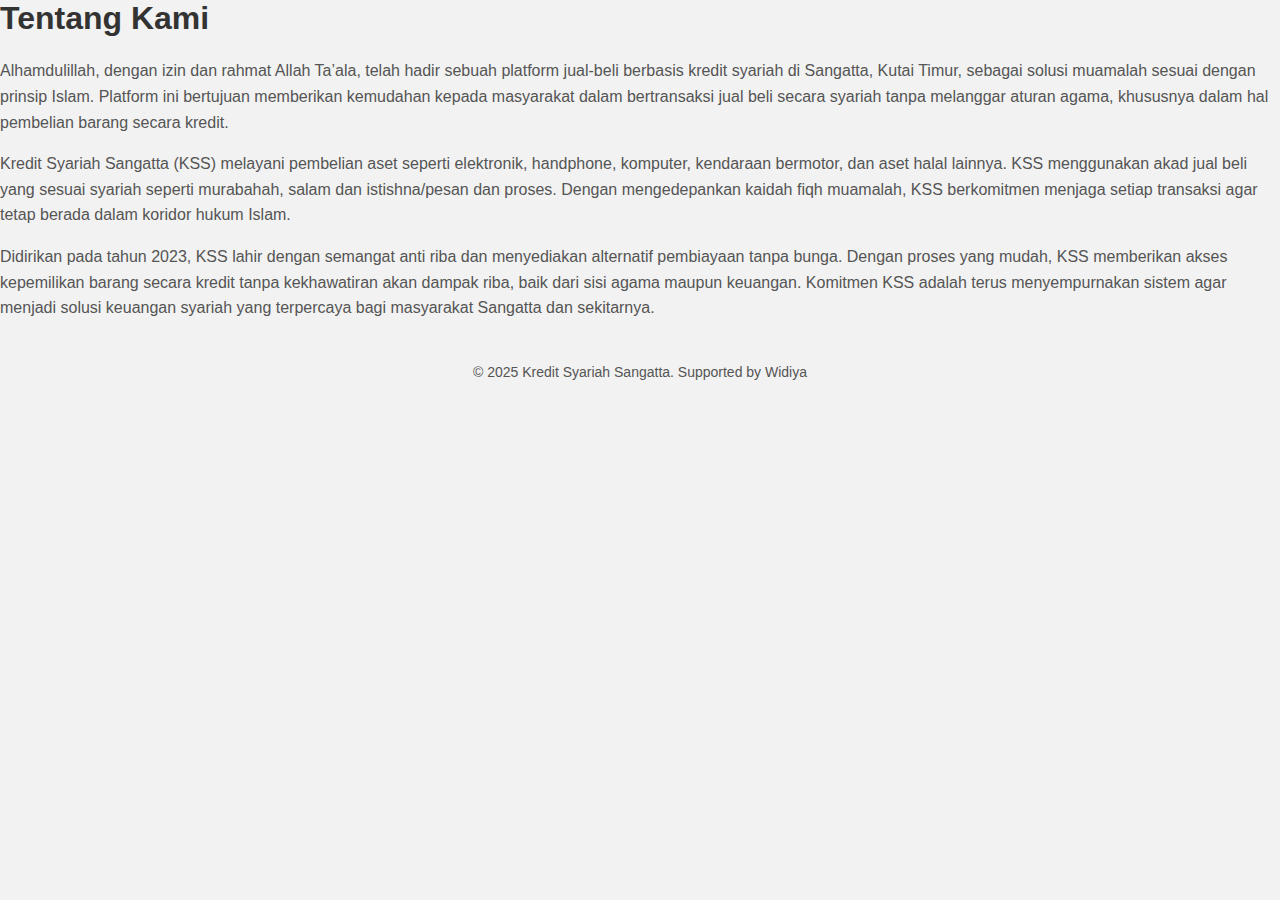
<file: tentang.html>
<!DOCTYPE html>
<html lang="id">
<head>
  <meta charset="UTF-8" />
  <meta name="viewport" content="width=device-width, initial-scale=1.0" />
  <title>Tentang Kami</title>
<style>
body {
  font-family: Arial, sans-serif;
  margin: 0;
  padding: 0;
  background-color: #f2f2f2;
}

.container {
  max-width: 800px;
  margin: 20px auto;
  background-color: #fff;
  padding: 20px;
  box-shadow: 0 0 10px rgba(0,0,0,0.1);
  border-radius: 8px;
}

h1, h2, h3 {
  color: #333;
  margin-top: 0;
}

p {
  line-height: 1.6;
  color: #555;
}

ul {
  padding-left: 20px;
}

li {
  margin-bottom: 10px;
}

a {
  color: #007bff;
  text-decoration: none;
}

a:hover {
  text-decoration: underline;
}

footer {
  text-align: center;
  font-size: 14px;
  color: #888;
  margin-top: 40px;
}
   ol { padding-left: 20px; }
  ol[type="a"] { padding-left: 30px; }

</style>
</head>
<body>
  <h1>Tentang Kami</h1>

<div class="steps">
<div>
  <p>Alhamdulillah, dengan izin dan rahmat Allah Ta’ala, telah hadir sebuah platform jual-beli berbasis kredit syariah di Sangatta, Kutai Timur, sebagai solusi muamalah sesuai dengan prinsip Islam. Platform ini bertujuan memberikan kemudahan kepada masyarakat dalam bertransaksi jual beli secara syariah tanpa melanggar aturan agama, khususnya dalam hal pembelian barang secara kredit.</p>
</div>

<div class="steps">
  <p>Kredit Syariah Sangatta (KSS) melayani pembelian aset seperti elektronik, handphone, komputer, kendaraan bermotor, dan aset halal lainnya. KSS menggunakan akad jual beli yang sesuai syariah seperti murabahah, salam dan istishna/pesan dan proses. Dengan mengedepankan kaidah fiqh muamalah, KSS berkomitmen menjaga setiap transaksi agar tetap berada dalam koridor hukum Islam.</p>
</div>

<div class="steps">
  <p>Didirikan pada tahun 2023, KSS lahir dengan semangat anti riba dan menyediakan alternatif pembiayaan tanpa bunga. Dengan proses yang mudah, KSS memberikan akses kepemilikan barang secara kredit tanpa kekhawatiran akan dampak riba, baik dari sisi agama maupun keuangan. Komitmen KSS adalah terus menyempurnakan sistem agar menjadi solusi keuangan syariah yang terpercaya bagi masyarakat Sangatta dan sekitarnya.</p>
</div>
</div>


  
  <footer>
    <p>© 2025 Kredit Syariah Sangatta. Supported by Widiya</p>
  </footer>

 </body>
</html>
</file>
<file: style.css>
* {
  box-sizing: border-box;
  margin: 0;
  padding: 0;
}

body {
  background: linear-gradient(135deg, #2c7da0 0%, #1a4c68 100%);
  background-attachment: fixed;
  font-family: 'Segoe UI', Tahoma, Geneva, Verdana, sans-serif;
  color: #333;
  line-height: 1.6;
  min-height: 100vh;
  display: flex;
  flex-direction: column;
  align-items: center;
  padding: 15px;
  padding-bottom: 140px; /* kasih space lebih biar footer + WA button aman */
}

/* container utama */
.main-container {
  width: 100%;
  max-width: 500px;
  margin: 0 auto;
}

.container {
  width: 100%;
  background-color: #fff;
  padding: 20px;
  border: 2px solid #0000FF;
  border-radius: 16px;
  box-shadow: 0 4px 12px rgba(0,0,0,0.1);
  color: #333;
  margin-bottom: 20px;
}

h1, h2, h3 {
  color: #0000FF;
  margin-bottom: 10px;
}

.info-box, .container, .steps {
  background: #fff;
  padding: 20px;
  border-radius: 12px;
  box-shadow: 0 2px 8px rgba(0,0,0,0.1);
  margin-bottom: 25px;
}

label {
  display: block;
  margin-top: 15px;
  margin-bottom: 5px;
  font-weight: bold;
}

input {
  width: 90%;
  max-width: 400px; /* ada titik koma yang hilang sebelumnya */
  padding: 14px;
  border: 2px solid #ddd;
  border-radius: 8px;
  margin-bottom: 15px;
  font-size: 1.1rem;
}

input:focus {
  border-color: #2c7da0;
  outline: none;
}

button {
  background: linear-gradient(to bottom, #2c7da0, #1a4c68);
  color: white;
  border: none;
  padding: 12px 20px;
  border-radius: 8px;
  cursor: pointer;
  width: 100%;
  font-weight: bold;
  transition: all 0.3s ease;
}

button:hover {
  transform: translateY(-2px);
  background: linear-gradient(to bottom, #3a8cb0, #2a5c80);
}

#wa-button {
  position: fixed;
  bottom: 20px;
  right: 20px;
  background-color: #25D366;
  color: white;
  padding: 12px 18px;
  border-radius: 50px;
  text-decoration: none;
  font-weight: bold;
  font-size: 0.9rem;
  box-shadow: 0 4px 10px rgba(0,0,0,0.3);
  z-index: 9999;
  display: flex;
  align-items: center;
  gap: 8px;
}

#wa-button:hover {
  background-color: #1eb154;
}

#loading, #error {
  display: none;
  padding: 10px;
  margin-top: 10px;
  border-radius: 6px;
}

#loading { background: #e3f2fd; color: #0d47a1; }
#error { background: #ffebee; color: #c62828; }

.data-container { display: none; margin-top: 20px; }
.data-section { margin-bottom: 20px; }
.data-item { margin-bottom: 8px; }
.data-label { font-weight: bold; }
.data-value { color: #1a4c68; }

footer {
  text-align: center;
  margin-top: auto;   /* dorong ke bawah */
  padding: 20px;
  color: #fff;
  font-size: 0.9rem;
}

/* Floating Menu */
.floating-menu {
  position: fixed;
  top: 20px;   /* selalu nongol di kanan atas */
  right: 20px;
  z-index: 2000;
  text-align: right;
}

.floating-btn {
  background: #2c7da0;
  border: none;
  border-radius: 50%;
  padding: 12px;
  cursor: pointer;
  box-shadow: 0 4px 6px rgba(0,0,0,0.3);
}

.floating-btn img.icon-buku {
  width: 28px;
  height: 28px;
}

.floating-links {
  display: none;
  flex-direction: column;
  margin-top: 10px;
  background: white;
  border-radius: 10px;
  box-shadow: 0 4px 6px rgba(0,0,0,0.2);
  overflow: hidden;
}

.floating-links a {
  padding: 10px 15px;
  text-decoration: none;
  color: #333;
  border-bottom: 1px solid #eee;
}

.floating-links a:last-child {
  border-bottom: none;
}

.floating-links a:hover {
  background: #f2f2f2;
}
/* Paksa floating selalu fixed kanan atas, semua ukuran layar */
.floating-menu {
  position: fixed !important;
  top: 20px !important;
  right: 20px !important;
  bottom: auto !important;
  left: auto !important;
  z-index: 2000 !important;
}

/* Pastikan link di dalamnya gak berubah jadi full menu */
.floating-links {
  position: absolute;
  top: 60px; /* jarak di bawah tombol */
  right: 0;
  display: none;
  flex-direction: column;
  width: 180px; /* biar rapi */
}
</file>
